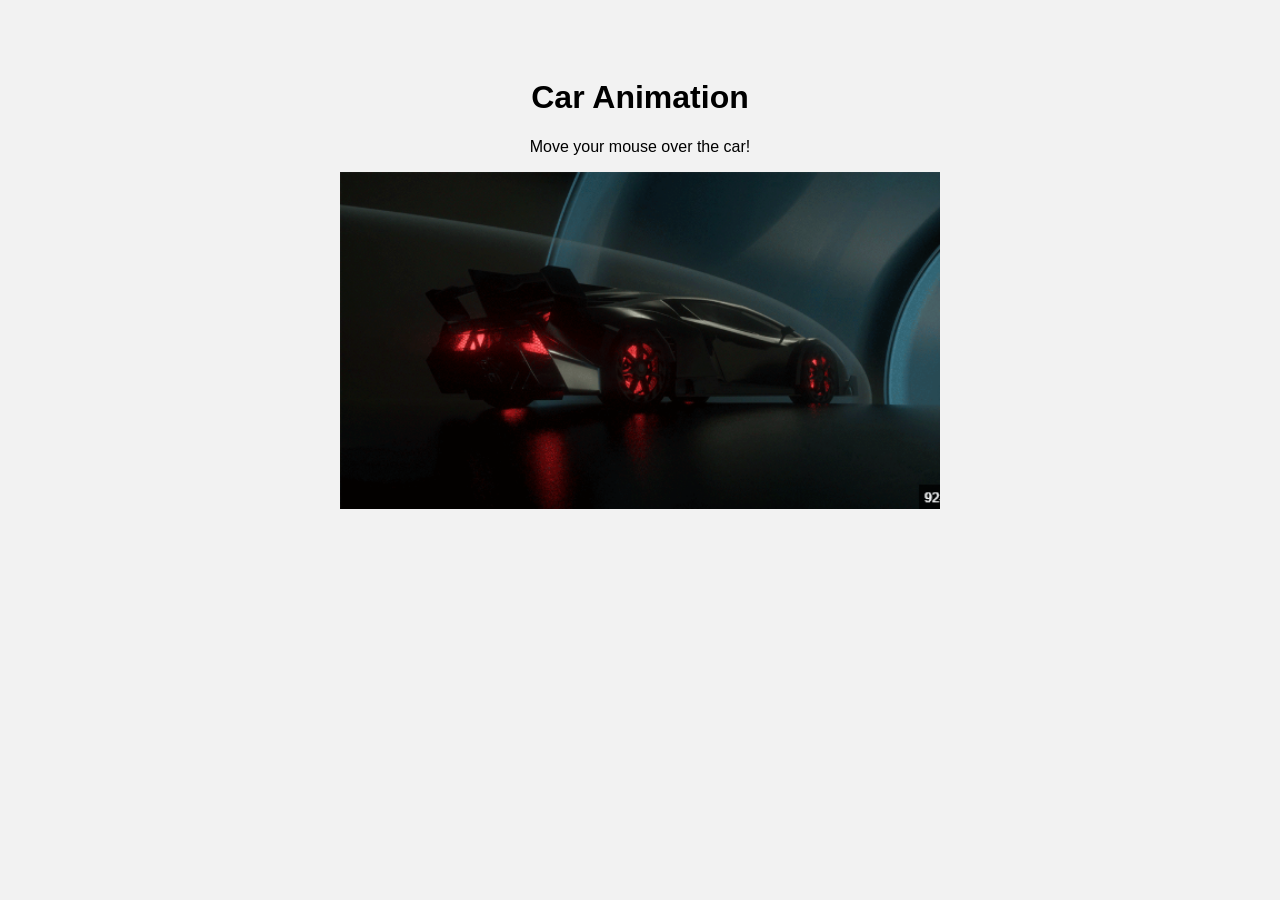
<file: prac-11/index.html>
<!DOCTYPE html>
<html>
<head>
    <title>Car Mouse Event</title>

    <style>
        body {
            text-align: center;
            background-color: #f2f2f2;
            font-family: Arial;
            padding-top: 50px;
        }

        h1 {
            color: black;
        }

        img {
            width: 600px;
            max-width: 90%;
            cursor: pointer;
        }
    </style>
</head>

<body>

    <h1>Car Animation</h1>
    <p>Move your mouse over the car!</p>

    <img id="car"
         src="car.png"
         onmouseover="carMove()"
         onmouseout="carStop()">

    <script>
        function carMove() {
            document.getElementById("car").src = "car.gif";
        }

        function carStop() {
            document.getElementById("car").src = "car.png";
        }
    </script>

</body>
</html>
</file>
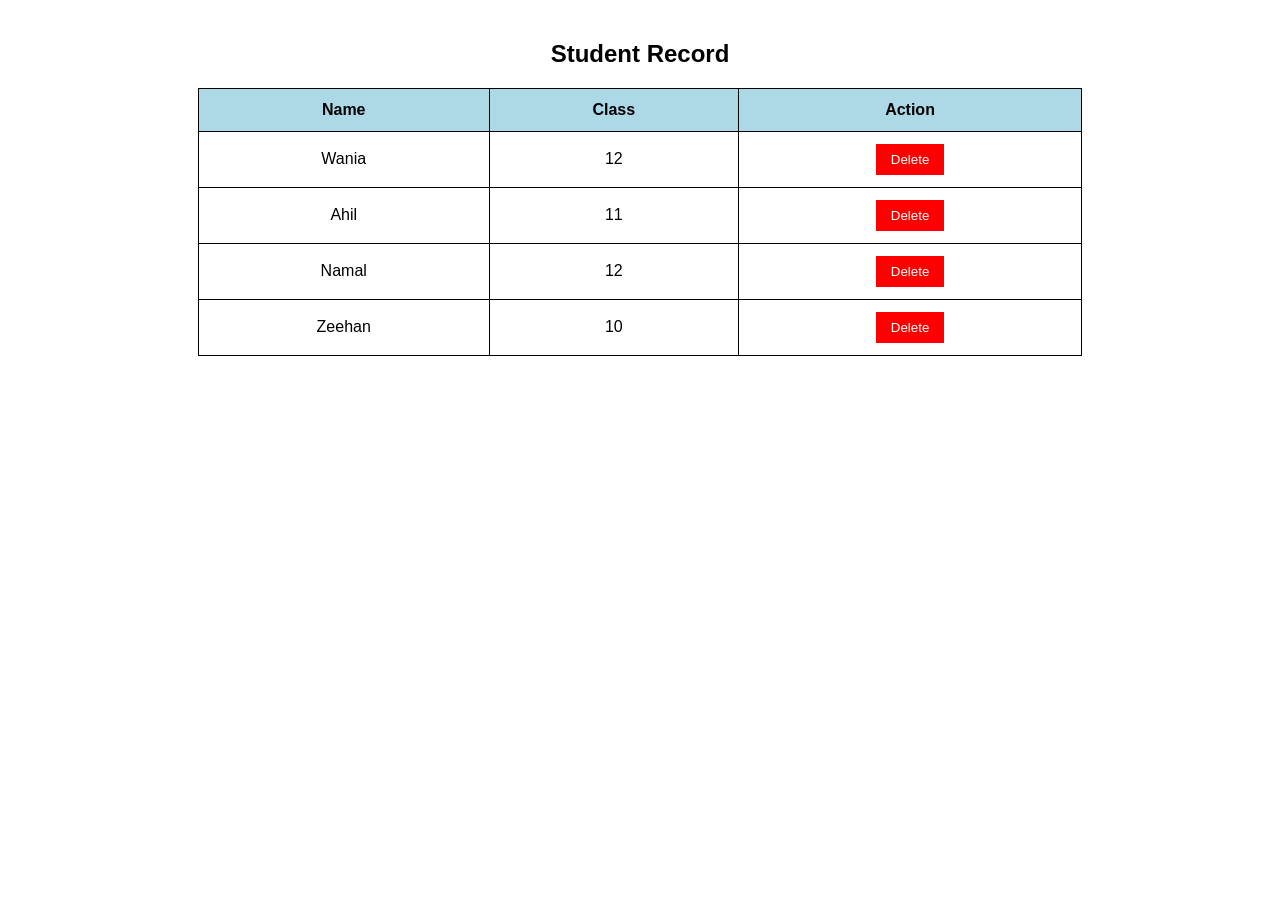
<file: prac-12/index.html>
<!DOCTYPE html>
<html>
<head>
    <title>Delete Table Row</title>

    <style>
        body {
            font-family: Arial;
            text-align: center;
            margin-top: 40px;
        }

        table {
            margin: auto;
            border-collapse: collapse;
            width: 70%;
        }

        th, td {
            border: 1px solid black;
            padding: 12px;
        }

        th {
            background-color: lightblue;
        }

        button {
            background-color: red;
            color: white;
            border: none;
            padding: 8px 15px;
            cursor: pointer;
        }
    </style>
</head>

<body>

    <h2>Student Record</h2>

    <table id="myTable">
        <tr>
            <th>Name</th>
            <th>Class</th>
            <th>Action</th>
        </tr>

        <tr>
            <td>Wania</td>
            <td>12</td>
            <td><button onclick="deleteRow(event)">Delete</button></td>
        </tr>

        <tr>
            <td>Ahil</td>
            <td>11</td>
            <td><button onclick="deleteRow(event)">Delete</button></td>
        </tr>

        <tr>
            <td>Namal</td>
            <td>12</td>
            <td><button onclick="deleteRow(event)">Delete</button></td>
        </tr>

        <tr>
            <td>Zeehan</td>
            <td>10</td>
            <td><button onclick="deleteRow(event)">Delete</button></td>
        </tr>
    </table>

    <script>
        function deleteRow(e) {
            console.log("Delete button clicked");

            const row = e.target.closest("tr");

            row.remove();
        }
    </script>

</body>
</html>
</file>
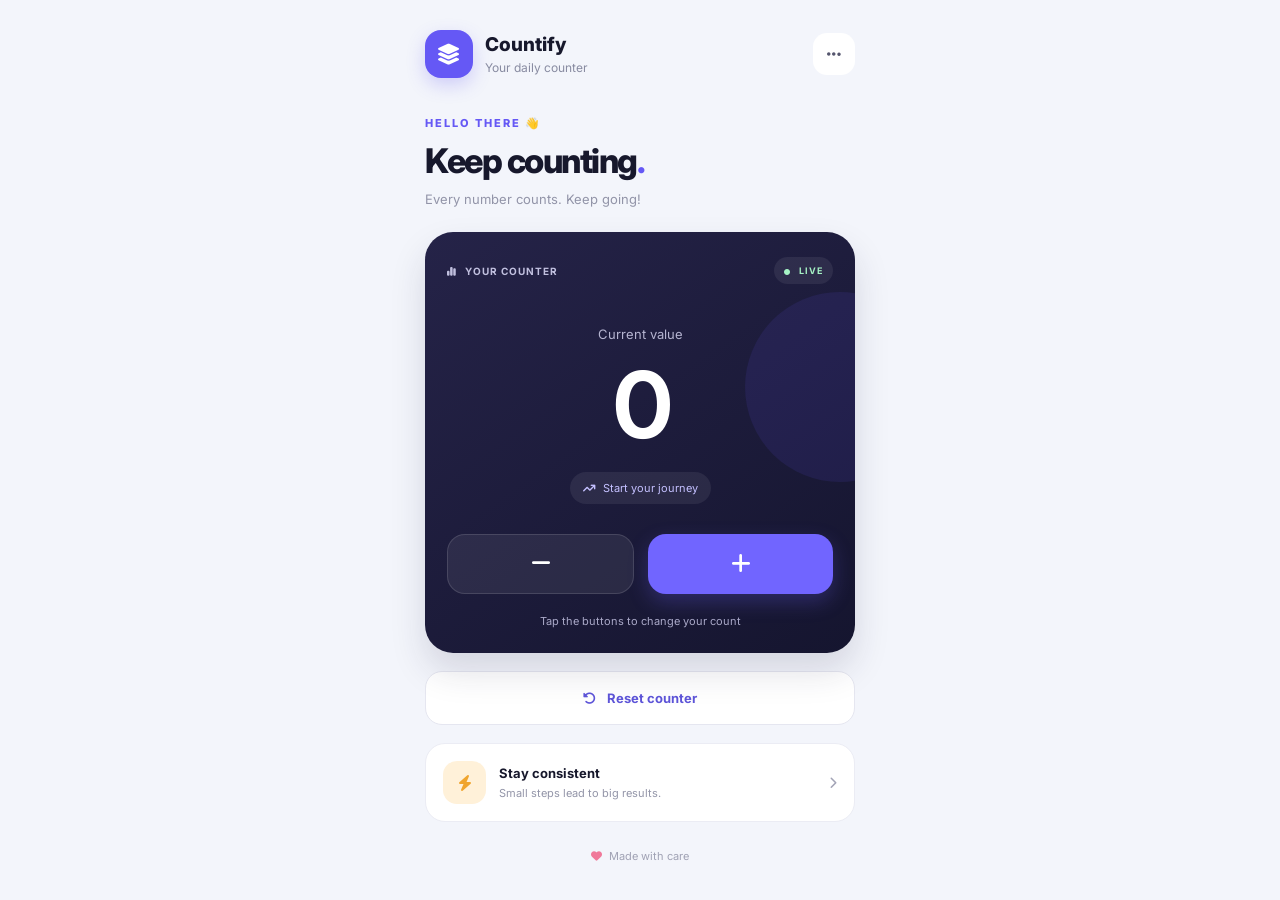
<file: prac-13/index.html>
<!DOCTYPE html>
<html lang="en">
<head>
    <meta charset="UTF-8">
    <meta name="viewport" content="width=device-width, initial-scale=1.0">
    <title>Counter App</title>
    <link rel="stylesheet" href="style.css">
    <link rel="stylesheet" href="https://cdnjs.cloudflare.com/ajax/libs/font-awesome/6.5.0/css/all.min.css">
</head>
<body>

    <div class="app">
        <header>
            <div class="logo">
                <i class="fa-solid fa-layer-group"></i>
            </div>
            <div>
                <h2>Countify</h2>
                <p>Your daily counter</p>
            </div>
            <div class="menu-icon">
                <i class="fa-solid fa-ellipsis"></i>
            </div>
        </header>

        <div class="welcome">
            <p>HELLO THERE 👋</p>
            <h1>Keep counting<span>.</span></h1>
            <p class="subtitle">Every number counts. Keep going!</p>
        </div>

        <div class="counter-card">
            <div class="card-top">
                <span><i class="fa-solid fa-chart-simple"></i> YOUR COUNTER</span>
                <span class="live"><i class="fa-solid fa-circle"></i> LIVE</span>
            </div>

            <div class="number-area">
                <p>Current value</p>
                <h1 id="count">0</h1>
                <span class="status">
                    <i class="fa-solid fa-arrow-trend-up"></i>
                    Start your journey
                </span>
            </div>

            <div class="buttons">
                <button class="control-btn minus" onclick="decrement()">
                    <i class="fa-solid fa-minus"></i>
                </button>

                <button class="control-btn plus" onclick="increment()">
                    <i class="fa-solid fa-plus"></i>
                </button>
            </div>

            <p class="hint">Tap the buttons to change your count</p>
        </div>

        <button class="reset-btn" onclick="reset()">
            <i class="fa-solid fa-rotate-left"></i>
            Reset counter
        </button>

        <div class="info-card">
            <div class="info-icon">
                <i class="fa-solid fa-bolt"></i>
            </div>
            <div>
                <h3>Stay consistent</h3>
                <p>Small steps lead to big results.</p>
            </div>
            <i class="fa-solid fa-chevron-right arrow"></i>
        </div>

        <footer>
            <i class="fa-solid fa-heart"></i> Made with care
        </footer>
    </div>

    <script src="script.js"></script>
</body>
</html>
</file>
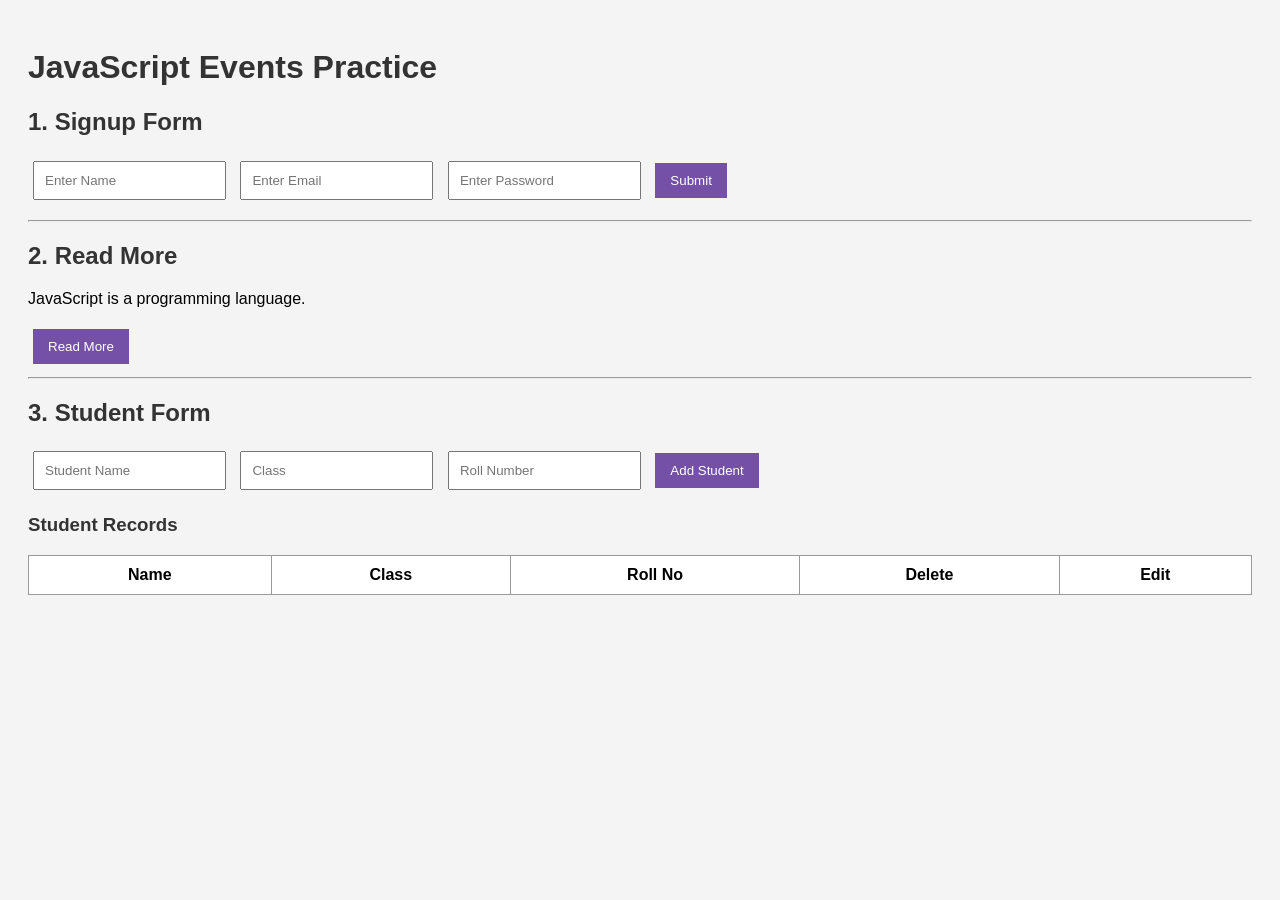
<file: prac-14/index.html>
<!DOCTYPE html>
<html>
<head>
    <title>JavaScript Events Practice</title>
    <link rel="stylesheet" href="style.css">
</head>
<body>

    <h1>JavaScript Events Practice</h1>

    <!-- Question 1: Signup Form -->
    <h2>1. Signup Form</h2>

    <form id="signupForm">
        <input type="text" id="name" placeholder="Enter Name" required>
        <input type="email" id="email" placeholder="Enter Email" required>
        <input type="password" id="password" placeholder="Enter Password" required>
        <button type="submit">Submit</button>
    </form>

    <div id="signupResult"></div>

    <hr>

    <!-- Question 2: Read More -->
    <h2>2. Read More</h2>

    <p>
        JavaScript is a programming language.
        <span id="moreText" style="display:none;">
            It is used to make web pages interactive.
        </span>
    </p>

    <button id="readBtn">Read More</button>

    <hr>

    <!-- Question 3: Student Form -->
    <h2>3. Student Form</h2>

    <form id="studentForm">
        <input type="text" id="studentName" placeholder="Student Name" required>
        <input type="text" id="studentClass" placeholder="Class" required>
        <input type="text" id="studentRoll" placeholder="Roll Number" required>
        <button type="submit">Add Student</button>
    </form>

    <h3>Student Records</h3>

    <table>
        <thead>
            <tr>
                <th>Name</th>
                <th>Class</th>
                <th>Roll No</th>
                <th>Delete</th>
                <th>Edit</th>
            </tr>
        </thead>
        <tbody id="studentTable"></tbody>
    </table>

    <!-- Hidden Edit Form -->
    <form id="editForm" style="display:none;">
        <h3>Edit Student</h3>
        <input type="text" id="editName" required>
        <input type="text" id="editClass" required>
        <input type="text" id="editRoll" required>
        <button type="submit">Update Student</button>
        <button type="button" id="cancelEdit">Cancel</button>
    </form>

    <script src="script.js"></script>
</body>
</html>
</file>
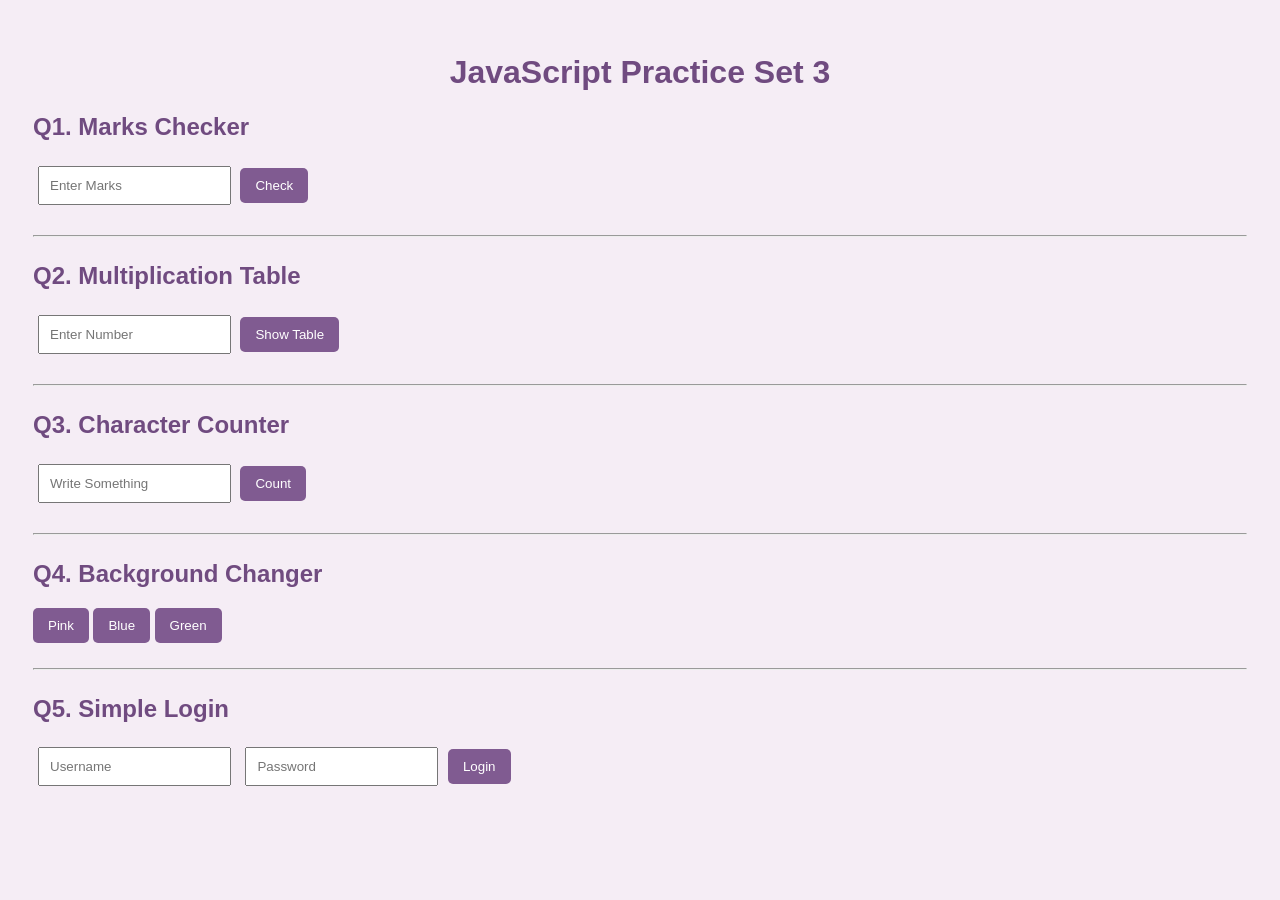
<file: prac-15/index.html>
<!DOCTYPE html>
<html>
<head>
    <title>JavaScript Practice Set 3</title>
    <link rel="stylesheet" href="style.css">
</head>
<body>

    <h1>JavaScript Practice Set 3</h1>

    <h2>Q1. Marks Checker</h2>
    <input type="number" id="marks" placeholder="Enter Marks">
    <button onclick="checkMarks()">Check</button>
    <p id="marksResult"></p>

    <hr>

    <h2>Q2. Multiplication Table</h2>
    <input type="number" id="tableNum" placeholder="Enter Number">
    <button onclick="makeTable()">Show Table</button>
    <p id="tableResult"></p>

    <hr>

    <h2>Q3. Character Counter</h2>
    <input type="text" id="sentence" placeholder="Write Something">
    <button onclick="countCharacters()">Count</button>
    <p id="charResult"></p>

    <hr>

    <h2>Q4. Background Changer</h2>
    <button onclick="changeBackground('pink')">Pink</button>
    <button onclick="changeBackground('lightblue')">Blue</button>
    <button onclick="changeBackground('lightgreen')">Green</button>

    <hr>

    <h2>Q5. Simple Login</h2>
    <input type="text" id="username" placeholder="Username">
    <input type="password" id="userPassword" placeholder="Password">
    <button onclick="login()">Login</button>
    <p id="loginResult"></p>

    <script src="script.js"></script>
</body>
</html>
</file>
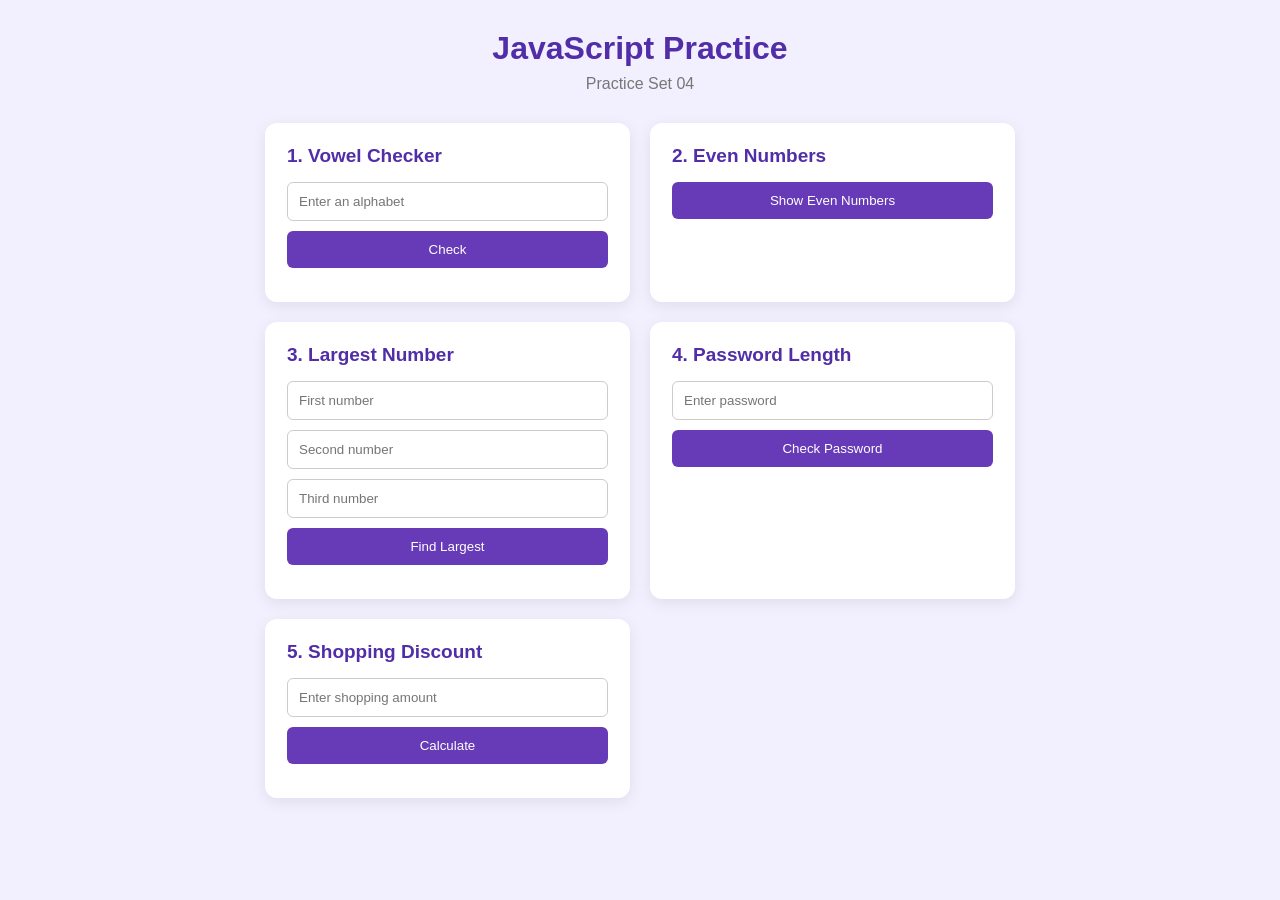
<file: prac-16/index.html>
<!DOCTYPE html>
<html lang="en">
<head>
    <meta charset="UTF-8">
    <meta name="viewport" content="width=device-width, initial-scale=1.0">
    <title>JavaScript Practice Set 4</title>
    <link rel="stylesheet" href="style.css">
</head>
<body>

    <h1>JavaScript Practice</h1>
    <p class="subtitle">Practice Set 04</p>

    <div class="container">

        <!-- Question 1 -->
        <div class="box">
            <h2>1. Vowel Checker</h2>
            <input type="text" id="alphabet" placeholder="Enter an alphabet">
            <button onclick="checkVowel()">Check</button>
            <p id="vowelResult"></p>
        </div>

        <!-- Question 2 -->
        <div class="box">
            <h2>2. Even Numbers</h2>
            <button onclick="showEven()">Show Even Numbers</button>
            <p id="evenResult"></p>
        </div>

        <!-- Question 3 -->
        <div class="box">
            <h2>3. Largest Number</h2>
            <input type="number" id="num1" placeholder="First number">
            <input type="number" id="num2" placeholder="Second number">
            <input type="number" id="num3" placeholder="Third number">
            <button onclick="findLargest()">Find Largest</button>
            <p id="largestResult"></p>
        </div>

        <!-- Question 4 -->
        <div class="box">
            <h2>4. Password Length</h2>
            <input type="password" id="password" placeholder="Enter password">
            <button onclick="checkPassword()">Check Password</button>
            <p id="passwordResult"></p>
        </div>

        <!-- Question 5 -->
        <div class="box">
            <h2>5. Shopping Discount</h2>
            <input type="number" id="amount" placeholder="Enter shopping amount">
            <button onclick="calculateDiscount()">Calculate</button>
            <p id="discountResult"></p>
        </div>

    </div>

    <script src="script.js"></script>
</body>
</html>
</file>
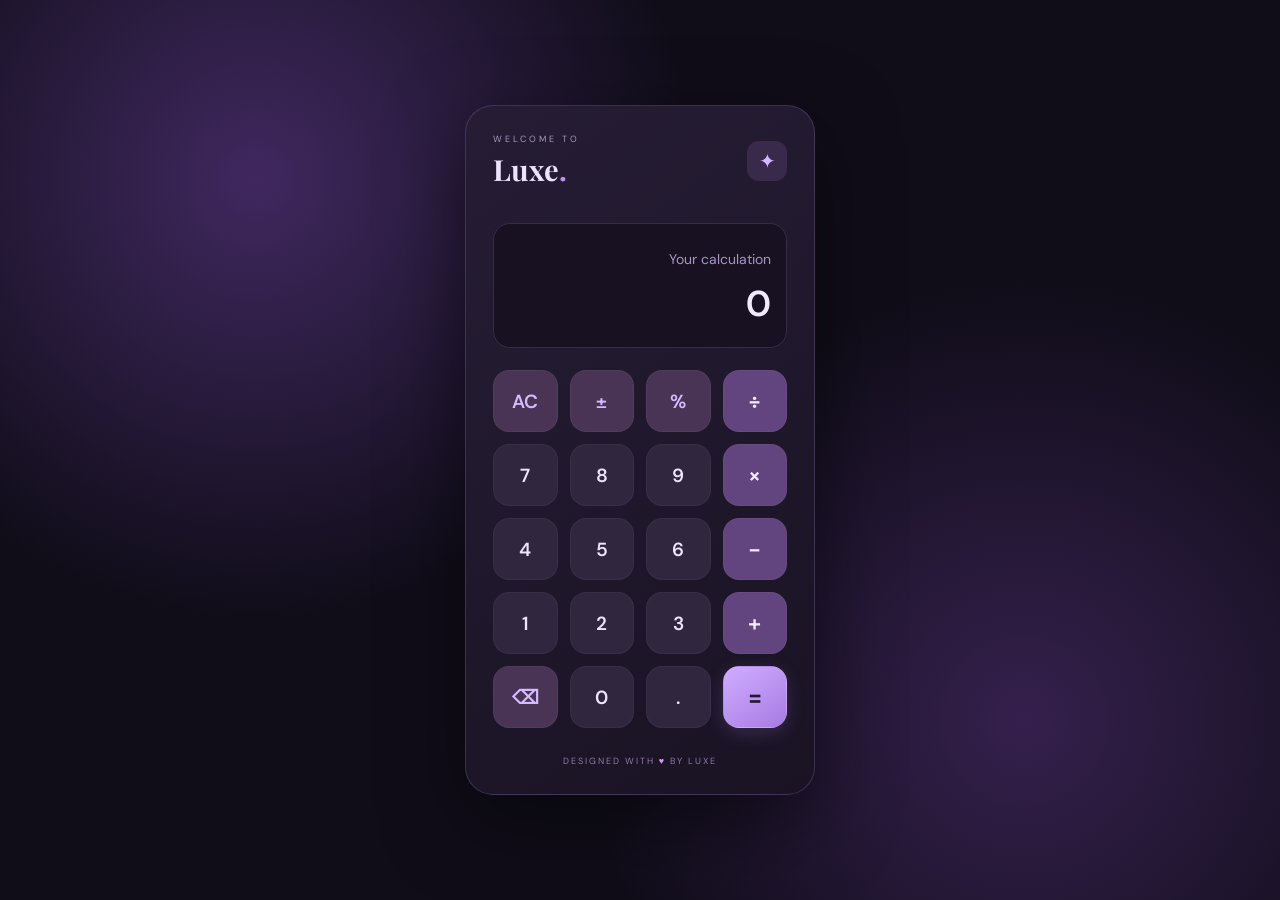
<file: prac-17/index.html>
<!DOCTYPE html>
<html lang="en">
<head>
    <meta charset="UTF-8">
    <meta name="viewport" content="width=device-width, initial-scale=1.0">
    <title>Luxe Calculator</title>
    <link rel="stylesheet" href="style.css">
</head>
<body>

    <div class="calculator">

        <div class="top">
            <div>
                <p class="small-text">WELCOME TO</p>
                <h2>Luxe<span>.</span></h2>
            </div>
            <div class="menu">✦</div>
        </div>

        <div class="display"> 
            <div id="history">Your calculation</div>
            <input type="text" id="result" value="0" readonly>
        </div>

        <div class="buttons">

            <button class="special" data-action="clear">AC</button>
            <button class="special" data-action="sign">±</button>
            <button class="special" data-action="percent">%</button>
            <button class="operator" data-value="/">÷</button>

            <button data-value="7">7</button>
            <button data-value="8">8</button>
            <button data-value="9">9</button>
            <button class="operator" data-value="*">×</button>

            <button data-value="4">4</button>
            <button data-value="5">5</button>
            <button data-value="6">6</button>
            <button class="operator" data-value="-">−</button>

            <button data-value="1">1</button>
            <button data-value="2">2</button>
            <button data-value="3">3</button>
            <button class="operator" data-value="+">+</button>

            <button class="special" data-action="delete">⌫</button>
            <button data-value="0">0</button>
            <button data-value=".">.</button>
            <button class="equal" data-action="calculate">=</button>

        </div>

        <p class="footer">DESIGNED WITH <span>♥</span> BY LUXE</p>

    </div>

    <script src="script.js"></script>
</body>
</html>
</file>
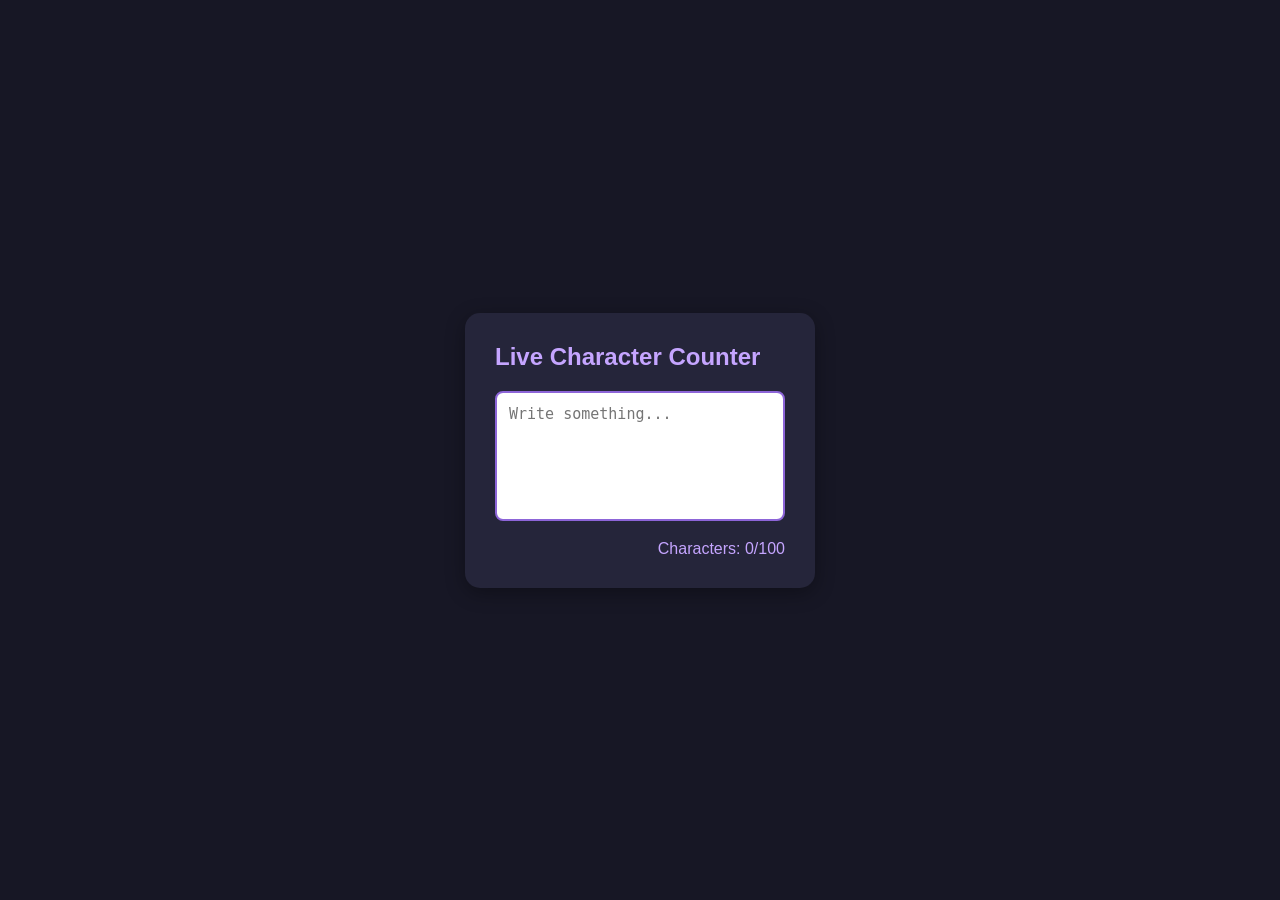
<file: prac-18/index.html>
<!DOCTYPE html>
<html>
<head>
    <title>Character Counter</title>
    <link rel="stylesheet" href="style.css">
</head>
<body>

    <div class="container">
        <h2>Live Character Counter</h2>

        <textarea id="message" maxlength="100"
            placeholder="Write something..."></textarea>

        <p>Characters: <span id="count">0</span>/100</p>
    </div>

    <script src="script.js"></script>
</body>
</html>
</file>
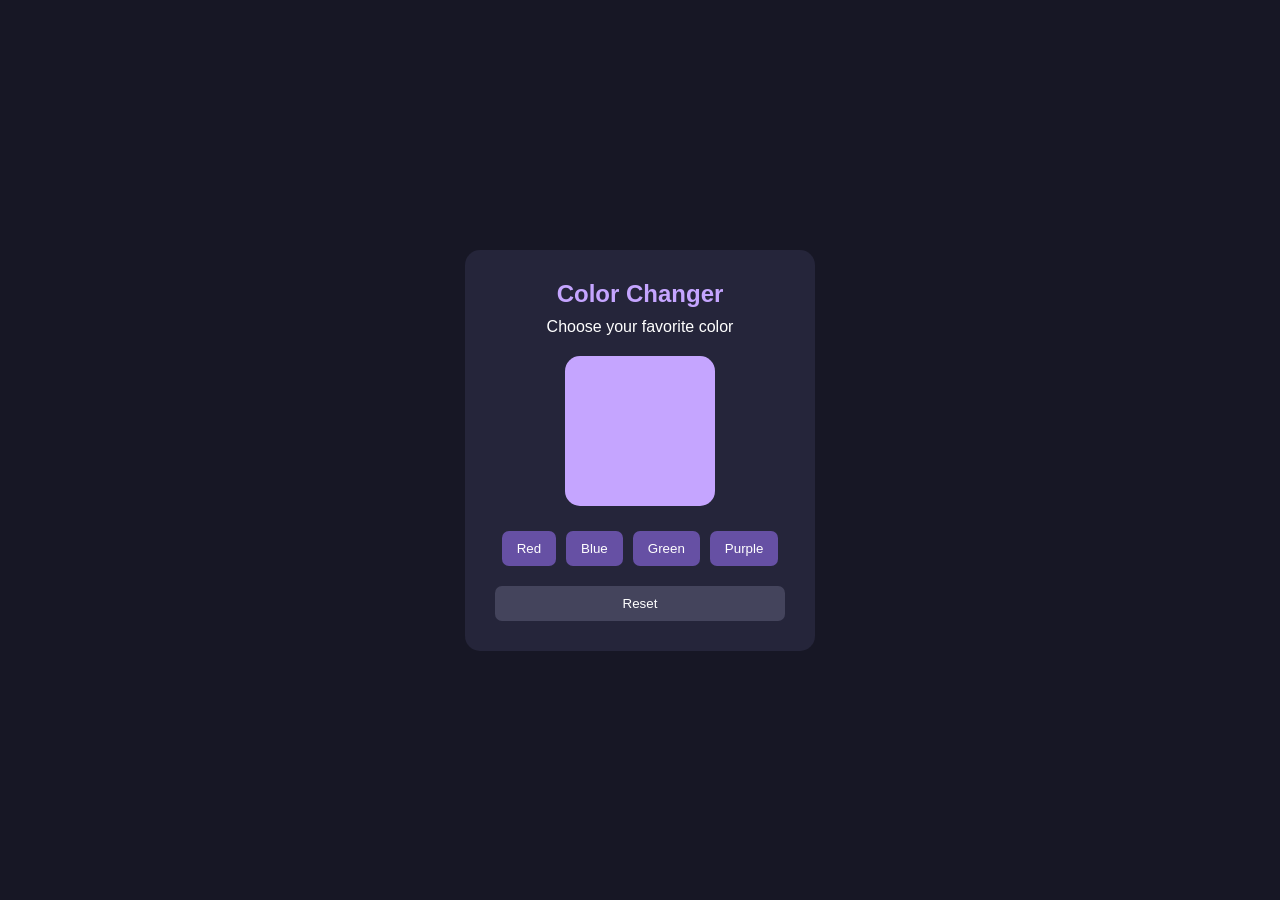
<file: prac-19/index.html>
<!DOCTYPE html>
<html>
<head>
    <title>Color Changer</title>
    <link rel="stylesheet" href="style.css">
</head>
<body>

    <div class="container">
        <h2>Color Changer</h2>
        <p>Choose your favorite color</p>

        <div id="box"></div>

        <div class="buttons">
            <button onclick="changeColor('red')">Red</button>
            <button onclick="changeColor('blue')">Blue</button>
            <button onclick="changeColor('green')">Green</button>
            <button onclick="changeColor('purple')">Purple</button>
        </div>

        <button class="reset" onclick="resetColor()">Reset</button>
    </div>

    <script src="script.js"></script>
</body>
</html>
</file>
<file: prac-13/style.css>
@import url('https://fonts.googleapis.com/css2?family=Inter:wght@400;500;600;700;800&display=swap');

* {
    margin: 0;
    padding: 0;
    box-sizing: border-box;
}

body {
    font-family: 'Inter', sans-serif;
    background: #f3f5fb;
    color: #17182c;
    min-height: 100vh;
    padding: 30px 16px;
}

.app {
    width: 100%;
    max-width: 430px;
    margin: auto;
}

header {
    display: flex;
    align-items: center;
    gap: 12px;
    margin-bottom: 38px;
}

.logo {
    width: 48px;
    height: 48px;
    background: #6558f5;
    color: white;
    display: flex;
    align-items: center;
    justify-content: center;
    border-radius: 16px;
    font-size: 21px;
    box-shadow: 0 7px 18px #6558f540;
}

header h2 {
    font-size: 19px;
    font-weight: 800;
}

header p {
    color: #888ba1;
    font-size: 12px;
    margin-top: 4px;
}

.menu-icon {
    margin-left: auto;
    width: 42px;
    height: 42px;
    border-radius: 14px;
    display: grid;
    place-items: center;
    background: white;
    color: #55566e;
}

.welcome {
    margin-bottom: 25px;
}

.welcome > p:first-child {
    color: #6558f5;
    font-size: 11px;
    font-weight: 800;
    letter-spacing: 2px;
    margin-bottom: 10px;
}

.welcome h1 {
    font-size: clamp(27px, 7vw, 34px);
    letter-spacing: -1.5px;
    font-weight: 800;
}

.welcome h1 span {
    color: #6558f5;
}

.subtitle {
    color: #9294a8;
    font-size: 13px;
    margin-top: 10px;
}

.counter-card {
    background: linear-gradient(145deg, #252348, #15152f);
    color: white;
    border-radius: 28px;
    padding: 25px 22px;
    box-shadow: 0 18px 35px #24204425;
    position: relative;
    overflow: hidden;
}

.counter-card::before {
    content: "";
    position: absolute;
    width: 190px;
    height: 190px;
    border-radius: 50%;
    background: #6558f51c;
    top: 60px;
    right: -80px;
}

.card-top {
    display: flex;
    justify-content: space-between;
    align-items: center;
    font-size: 10px;
    font-weight: 700;
    letter-spacing: 1px;
    color: #c1c0df;
    position: relative;
}

.card-top i {
    margin-right: 5px;
}

.live {
    background: #ffffff12;
    padding: 8px 10px;
    border-radius: 20px;
    color: #a6f3c5;
    font-size: 9px;
}

.live i {
    font-size: 6px;
}

.number-area {
    text-align: center;
    padding: 42px 0 30px;
    position: relative;
}

.number-area > p {
    color: #b5b4d0;
    font-size: 13px;
}

.number-area h1 {
    font-size: clamp(70px, 18vw, 92px);
    line-height: 1.2;
    letter-spacing: -5px;
    margin: 8px 0 12px;
    overflow-wrap: anywhere;
}

.status {
    display: inline-block;
    color: #c4c0ff;
    font-size: 11px;
    background: #ffffff12;
    padding: 9px 13px;
    border-radius: 20px;
}

.status i {
    margin-right: 5px;
}

.buttons {
    display: flex;
    gap: 14px;
    position: relative;
}

.control-btn {
    flex: 1;
    height: 60px;
    border: none;
    border-radius: 18px;
    font-size: 22px;
    cursor: pointer;
    transition: 0.2s ease;
}

.minus {
    background: #ffffff13;
    color: white;
    border: 1px solid #ffffff20;
}

.plus {
    background: #7165ff;
    color: white;
    box-shadow: 0 8px 20px #7165ff40;
}

.control-btn:hover {
    transform: translateY(-3px);
}

.control-btn:active {
    transform: scale(0.96);
}

.hint {
    text-align: center;
    color: #aaa9c8;
    font-size: 11px;
    margin-top: 20px;
}

.reset-btn {
    width: 100%;
    height: 54px;
    margin: 18px 0;
    border: 1px solid #e5e6f0;
    background: white;
    border-radius: 17px;
    color: #5e55d9;
    font-family: inherit;
    font-size: 13px;
    font-weight: 700;
    cursor: pointer;
    transition: 0.2s;
}

.reset-btn i {
    margin-right: 8px;
}

.reset-btn:hover {
    background: #eeecff;
}

.info-card {
    background: white;
    border: 1px solid #ebecf4;
    padding: 17px;
    border-radius: 20px;
    display: flex;
    align-items: center;
    gap: 13px;
}

.info-icon {
    min-width: 43px;
    height: 43px;
    background: #fff1d9;
    color: #f0a52e;
    display: grid;
    place-items: center;
    border-radius: 14px;
}

.info-card h3 {
    font-size: 13px;
    margin-bottom: 5px;
}

.info-card p {
    color: #9395a8;
    font-size: 11px;
}

.arrow {
    margin-left: auto;
    color: #a3a4b6;
    font-size: 12px;
}

footer {
    text-align: center;
    margin-top: 27px;
    color: #a0a2b4;
    font-size: 11px;
}

footer i {
    color: #f0799a;
    margin-right: 4px;
}

@media (max-width: 360px) {
    body {
        padding: 22px 12px;
    }

    .counter-card {
        padding: 21px 16px;
    }

    .number-area {
        padding: 35px 0 25px;
    }
}
</file>
<file: prac-14/style.css>
body {
    font-family: Arial;
    background-color: #f4f4f4;
    padding: 20px;
}

h1, h2, h3 {
    color: #333;
}

form {
    margin-bottom: 15px;
}

input {
    padding: 10px;
    margin: 5px;
}

button {
    padding: 10px 15px;
    background-color: #7451a6;
    color: white;
    border: none;
    cursor: pointer;
    margin: 5px;
}

button:hover {
    background-color: #503477;
}

table {
    width: 100%;
    border-collapse: collapse;
    background-color: white;
}

th, td {
    border: 1px solid #999;
    padding: 10px;
    text-align: center;
}

#signupResult {
    margin-top: 15px;
    line-height: 1.8;
}
</file>
<file: prac-15/style.css>
body {
    font-family: Arial;
    background-color: #f5edf5;
    padding: 25px;
}

h1 {
    text-align: center;
    color: #704b80;
}

h2 {
    color: #704b80;
}

input {
    padding: 10px;
    margin: 5px;
}

button {
    padding: 10px 15px;
    background-color: #805b91;
    color: white;
    border: none;
    cursor: pointer;
    border-radius: 5px;
}

button:hover {
    background-color: #553968;
}

p {
    font-size: 17px;
}

hr {
    margin: 25px 0;
}
</file>
<file: prac-16/style.css>
* {
    margin: 0;
    padding: 0;
    box-sizing: border-box;
}

body {
    font-family: Arial, sans-serif;
    background: #f2efff;
    padding: 30px 15px;
}

h1 {
    text-align: center;
    color: #512da8;
    margin-bottom: 8px;
}

.subtitle {
    text-align: center;
    color: #777;
    margin-bottom: 30px;
}

.container {
    max-width: 750px;
    margin: auto;
    display: grid;
    grid-template-columns: repeat(2, 1fr);
    gap: 20px;
}

.box {
    background: white;
    padding: 22px;
    border-radius: 12px;
    box-shadow: 0 4px 15px rgba(0,0,0,0.08);
}

.box h2 {
    font-size: 19px;
    color: #512da8;
    margin-bottom: 15px;
}

input {
    width: 100%;
    padding: 11px;
    margin-bottom: 10px;
    border: 1px solid #ccc;
    border-radius: 6px;
    outline: none;
}

input:focus {
    border-color: #673ab7;
}

button {
    background: #673ab7;
    color: white;
    border: none;
    padding: 11px 15px;
    border-radius: 6px;
    cursor: pointer;
    width: 100%;
}

button:hover {
    background: #4527a0;
}

.box p {
    margin-top: 12px;
    color: #333;
    font-weight: bold;
    overflow-wrap: anywhere;
}

@media (max-width: 600px) {
    .container {
        grid-template-columns: 1fr;
    }
}
</file>
<file: prac-17/style.css>
@import url('https://fonts.googleapis.com/css2?family=DM+Sans:wght@400;500;600;700&family=Playfair+Display:wght@700&display=swap');

* {
    margin: 0;
    padding: 0;
    box-sizing: border-box;
}

body {
    min-height: 100vh;
    display: flex;
    justify-content: center;
    align-items: center;
    background:
        radial-gradient(circle at 20% 20%, #40285f, transparent 35%),
        radial-gradient(circle at 80% 80%, #35204d, transparent 35%),
        #100d19;
    font-family: 'DM Sans', sans-serif;
    padding: 20px;
}

.calculator {
    width: 350px;
    padding: 27px;
    border-radius: 28px;
    background: linear-gradient(145deg, #261d35, #191323);
    border: 1px solid rgba(204, 174, 255, 0.18);
    box-shadow: 0 25px 80px rgba(0, 0, 0, 0.5);
}

.top {
    display: flex;
    justify-content: space-between;
    align-items: center;
    margin-bottom: 35px;
}

.small-text {
    color: #a996bf;
    font-size: 9px;
    letter-spacing: 3px;
    margin-bottom: 5px;
}

.top h2 {
    color: #eee3ff;
    font-family: 'Playfair Display', serif;
    font-size: 29px;
}

.top h2 span {
    color: #bd91f5;
}

.menu {
    width: 40px;
    height: 40px;
    border-radius: 12px;
    background: #392a4c;
    display: grid;
    place-items: center;
    color: #d5b8ff;
    font-size: 20px;
}

.display {
    min-height: 125px;
    padding: 20px 15px;
    border-radius: 17px;
    background: #171121;
    border: 1px solid #382b49;
    margin-bottom: 22px;
    display: flex;
    flex-direction: column;
    justify-content: flex-end;
    text-align: right;
    overflow: hidden;
}

#history {
    color: #a995c1;
    font-size: 14px;
    min-height: 22px;
    margin-bottom: 8px;
    overflow-x: auto;
    white-space: nowrap;
}

#result {
    width: 100%;
    border: none;
    outline: none;
    background: transparent;
    color: #f1e9ff;
    font-family: 'DM Sans', sans-serif;
    font-size: 36px;
    font-weight: 600;
    text-align: right;
}

.buttons {
    display: grid;
    grid-template-columns: repeat(4, 1fr);
    gap: 12px;
}

button {
    height: 62px;
    border: 1px solid rgba(255, 255, 255, 0.04);
    border-radius: 16px;
    background: #30263e;
    color: #eee5fa;
    font-size: 19px;
    font-family: inherit;
    font-weight: 600;
    cursor: pointer;
    transition: 0.25s ease;
}

button:hover {
    transform: translateY(-3px);
    background: #49365e;
    box-shadow: 0 7px 18px rgba(0, 0, 0, 0.2);
}

button:active {
    transform: scale(0.94);
}

button.special {
    background: #493456;
    color: #d6baff;
}

button.operator {
    background: #62447e;
    color: #f4eaff;
    font-size: 23px;
}

button.equal {
    background: linear-gradient(145deg, #d0adff, #a77be3);
    color: #241632;
    font-size: 25px;
    box-shadow: 0 5px 18px rgba(177, 131, 237, 0.2);
}

button.equal:hover {
    background: #e1caff;
}

.footer {
    text-align: center;
    color: #8e7ba5;
    font-size: 9px;
    letter-spacing: 2px;
    margin-top: 27px;
}

.footer span {
    color: #d59bff;
}

@media (max-width: 400px) {
    .calculator {
        width: 100%;
        max-width: 350px;
        padding: 20px;
    }

    button {
        height: 58px;
    }
}
</file>
<file: prac-18/style.css>
* {
    margin: 0;
    padding: 0;
    box-sizing: border-box;
}

body {
    font-family: Arial, sans-serif;
    background: #171725;
    display: flex;
    justify-content: center;
    align-items: center;
    min-height: 100vh;
}

.container {
    background: #25253a;
    padding: 30px;
    width: 350px;
    border-radius: 15px;
    color: white;
    box-shadow: 0 5px 20px #0005;
}

h2 {
    margin-bottom: 20px;
    color: #c5a5ff;
}

textarea {
    width: 100%;
    height: 130px;
    padding: 12px;
    border: 2px solid #8d65d8;
    border-radius: 8px;
    resize: none;
    font-size: 15px;
    outline: none;
}

p {
    margin-top: 15px;
    text-align: right;
    color: #c5a5ff;
}
</file>
<file: prac-19/style.css>
* {
    margin: 0;
    padding: 0;
    box-sizing: border-box;
}

body {
    font-family: Arial, sans-serif;
    background: #171725;
    display: flex;
    justify-content: center;
    align-items: center;
    min-height: 100vh;
}

.container {
    background: #25253a;
    padding: 30px;
    width: 350px;
    text-align: center;
    border-radius: 15px;
    color: white;
}

h2 {
    color: #c5a5ff;
    margin-bottom: 10px;
}

p {
    margin-bottom: 20px;
}

#box {
    width: 150px;
    height: 150px;
    background: #c5a5ff;
    margin: 0 auto 25px;
    border-radius: 15px;
}

.buttons {
    display: flex;
    flex-wrap: wrap;
    justify-content: center;
    gap: 10px;
}

button {
    padding: 10px 15px;
    border: none;
    border-radius: 7px;
    cursor: pointer;
    color: white;
    background: #6650a4;
}

button:hover {
    opacity: 0.8;
}

.reset {
    margin-top: 20px;
    background: #44445c;
    width: 100%;
}
</file>
